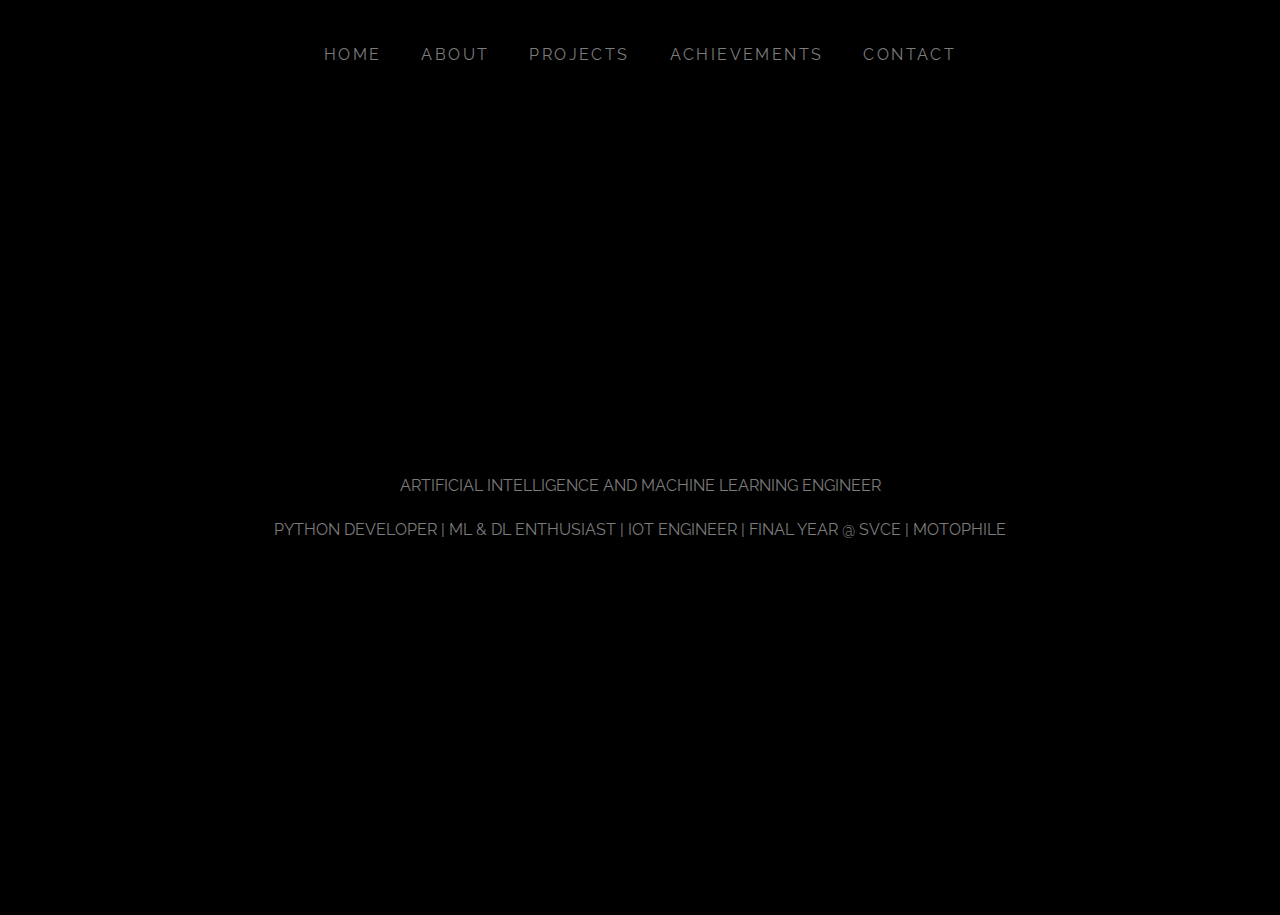
<file: index.html>
<!DOCTYPE html>
<html lang="en" >
<head>
  <meta charset="UTF-8">
  <title>Siddeshwar Portfolio</title>
  <link rel="stylesheet" href="./style.css">

</head>
<body>
  <ul>
    <li><a href="index.html">Home</a></li>
    <li><a href="./pages/about.html">About</a></li>
    <li><a href="./pages/projects.html">Projects</a></li>
    <li><a href="./pages/achievements.html">Achievements</a></li>
    <li><a href="./pages/contact.html">Contact</a></li>
  </ul>
<div class="container">
  <div class="title">Siddeshwar Venkat</div>
  <div class="subtitle"> Artificial Intelligence and Machine Learning Engineer </div>
  <div class="subtitle"> Python Developer | ML & DL Enthusiast | IOT Engineer | Final Year @ SVCE | Motophile  </div>
</div>
  <script src='//cdnjs.cloudflare.com/ajax/libs/jquery/2.1.3/jquery.min.js'></script><script  src="./script.js"></script>
</body>
</html>
</file>
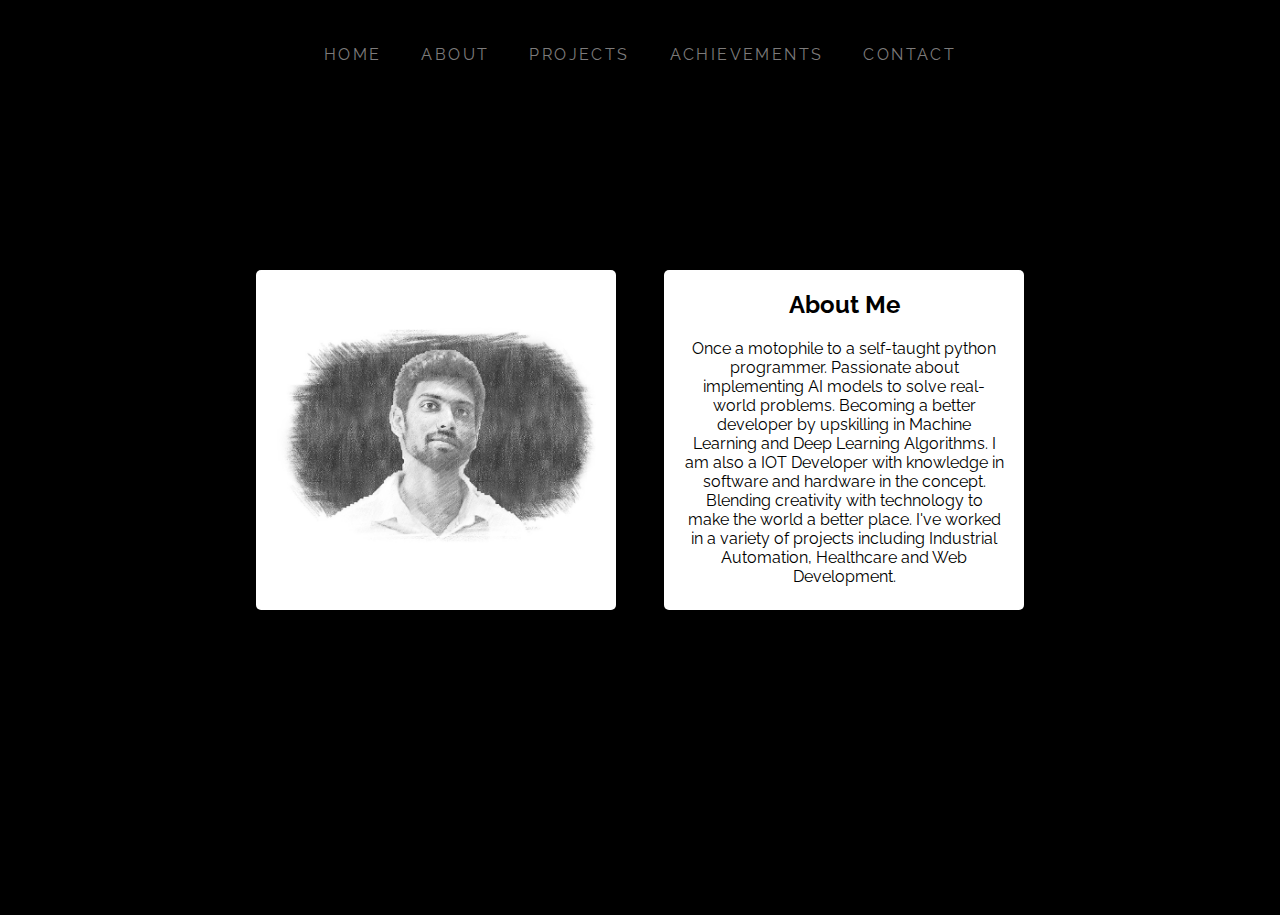
<file: pages/about.html>
<!DOCTYPE html>
<html lang="en" >
<head>
  <meta charset="UTF-8">
  <title>Siddeshwar Portfolio</title>
  <link rel="stylesheet" href="../style.css">

</head>
<body>
  <ul>
    <li><a href="../index.html">Home</a></li>
    <li><a href="about.html">About</a></li>
    <li><a href="projects.html">Projects</a></li>
    <li><a href="achievements.html">Achievements</a></li>
    <li><a href="contact.html">Contact</a></li>
  </ul>
<div class="photoimg">
  <div class="photo">
    <img src="../Images/mypic.jpg">
  </div>
</div>
<div class="white-box">
  <div class="about-me">
      <h2>About Me</h2>
      <p>Once a motophile to a self-taught python programmer. Passionate about implementing AI models to solve real-world problems. Becoming a better developer by upskilling in Machine Learning and Deep Learning Algorithms. I am also a IOT Developer with knowledge in software and hardware in the concept. Blending creativity with technology to make the world a better place. I've worked in a variety of projects including Industrial Automation, Healthcare and Web Development.</p>
  </div>
</div>
</body>
</html>
</file>
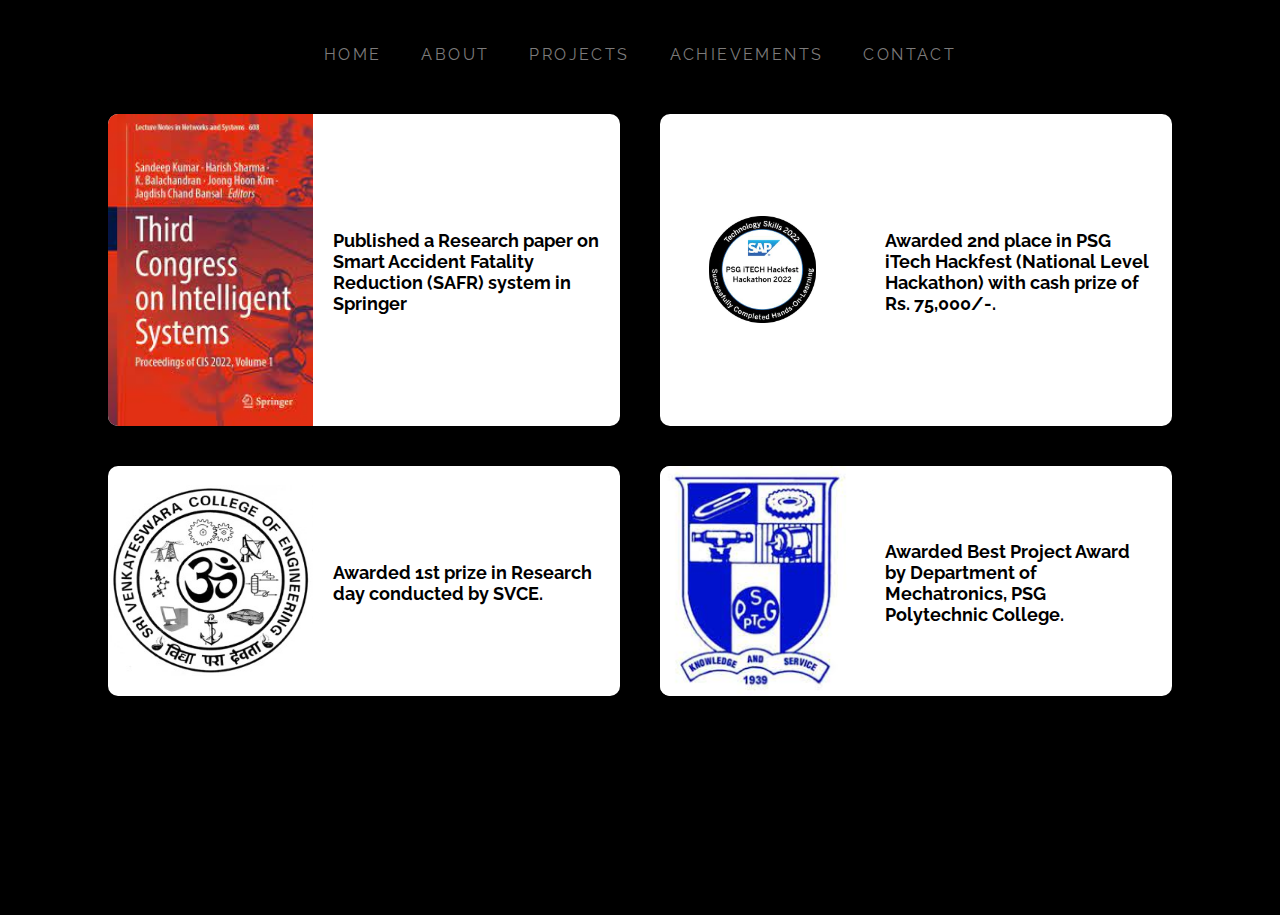
<file: pages/achievements.html>
<!DOCTYPE html>
<html lang="en" >
<head>
  <meta charset="UTF-8">
  <title>Siddeshwar Portfolio</title>
  <link rel="stylesheet" href="../style.css">

</head>
<body>
  <ul>
    <li><a href="../index.html">Home</a></li>
    <li><a href="about.html">About</a></li>
    <li><a href="projects.html">Projects</a></li>
    <li><a href="achievements.html">Achievements</a></li>
    <li><a href="contact.html">Contact</a></li>
  </ul>
  <div class="card-container">
    <div class="card">
      <img class="card-image" src="../Images/springer.jpg" alt="Image">
      <div class="card-content">
        <h2 class="card-title">Published a Research paper on Smart Accident Fatality Reduction (SAFR) system in Springer</h2>
      </div>
    </div>
    <div class="card">
      <img class="card-image" src="../Images/hackfest.jpg" alt="Image">
      <div class="card-content">
        <h2 class="card-title">Awarded 2nd place in PSG iTech Hackfest (National Level Hackathon) with cash prize of Rs. 75,000/-.</h2>
      </div>
    </div>
    <div class="card">
      <img class="card-image" src="../Images/svceres.jpg" alt="Image">
      <div class="card-content">
        <h2 class="card-title">Awarded 1st prize in Research day conducted by SVCE.</h2>
      </div>
    </div>
    <div class="card">
      <img class="card-image" src="../Images/psgptc.jpg" alt="Image">
      <div class="card-content">
        <h2 class="card-title">Awarded Best Project Award by Department of Mechatronics, PSG Polytechnic College.</h2>
    </div>
</div>
  </div>
<br>
<br>
</body>
</html>
</file>
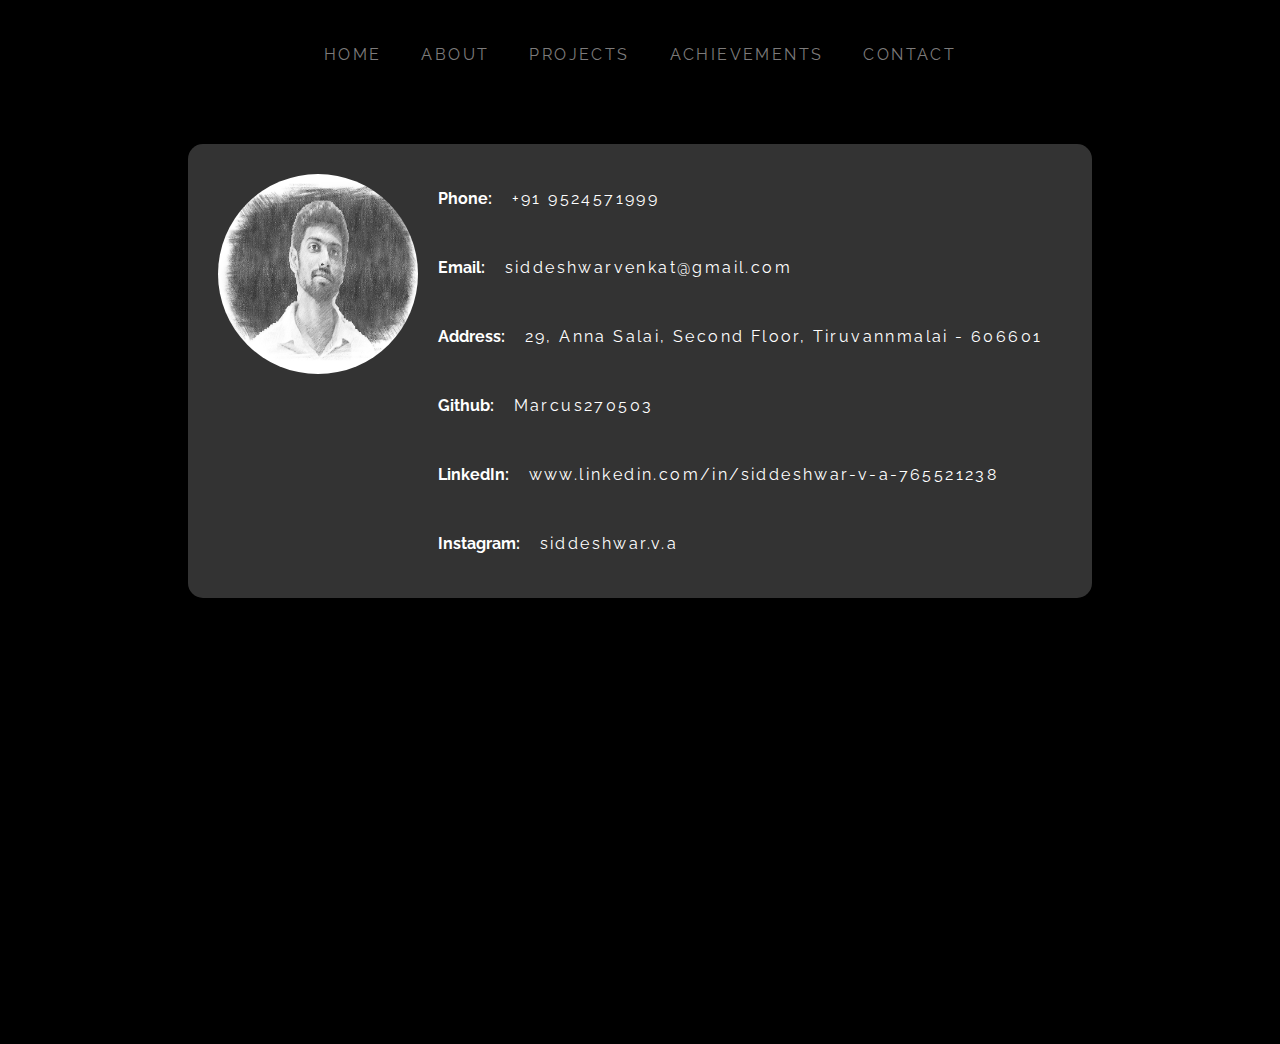
<file: pages/contact.html>
<!DOCTYPE html>
<html lang="en">
<head>
  <meta charset="UTF-8">
  <title>Siddeshwar Portfolio</title>
  <link rel="stylesheet" href="../style.css">
</head>
<body>
  <ul>
    <li><a href="../index.html">Home</a></li>
    <li><a href="about.html">About</a></li>
    <li><a href="projects.html">Projects</a></li>
    <li><a href="achievements.html">Achievements</a></li>
    <li><a href="contact.html">Contact</a></li>
  </ul>
  <div class="contact-container">
    <div class="contact-box">
        <div class="left-info">
            <div class="profile-picture-container">
                <img src="../Images/mypic.jpg" alt="Profile Picture" class="profile-picture">
            </div>
        </div>
        <div class="right-info">
            <div class="contact-item">
                <span>Phone:</span><a href="#">+91 9524571999</a>
            </div>
            <div class="contact-item">
                <span>Email:</span><a href="#">siddeshwarvenkat@gmail.com</a>
            </div>
            <div class="contact-item">
                <span>Address:</span><a href="https://maps.app.goo.gl/4Nms8SnkqrDRM7Bn7"> 29, Anna Salai, Second Floor, Tiruvannmalai - 606601</a>
            </div>
            <div class="contact-item">
                <span>Github:</span><a href="https://github.com/Marcus270503" target="_blank">Marcus270503</a>
            </div>
            <div class="contact-item">
                <span>LinkedIn:</span><a href="https://www.linkedin.com/in/siddeshwar-v-a-765521238" target="_blank">www.linkedin.com/in/siddeshwar-v-a-765521238</a>
            </div>
            <div class="contact-item">
              <span>Instagram:</span><a href="https://www.instagram.com/siddeshwar.v.a/" target="_blank">siddeshwar.v.a</a>
            </div>
        </div>
    </div>
  </div>
</body>
</html>
</file>
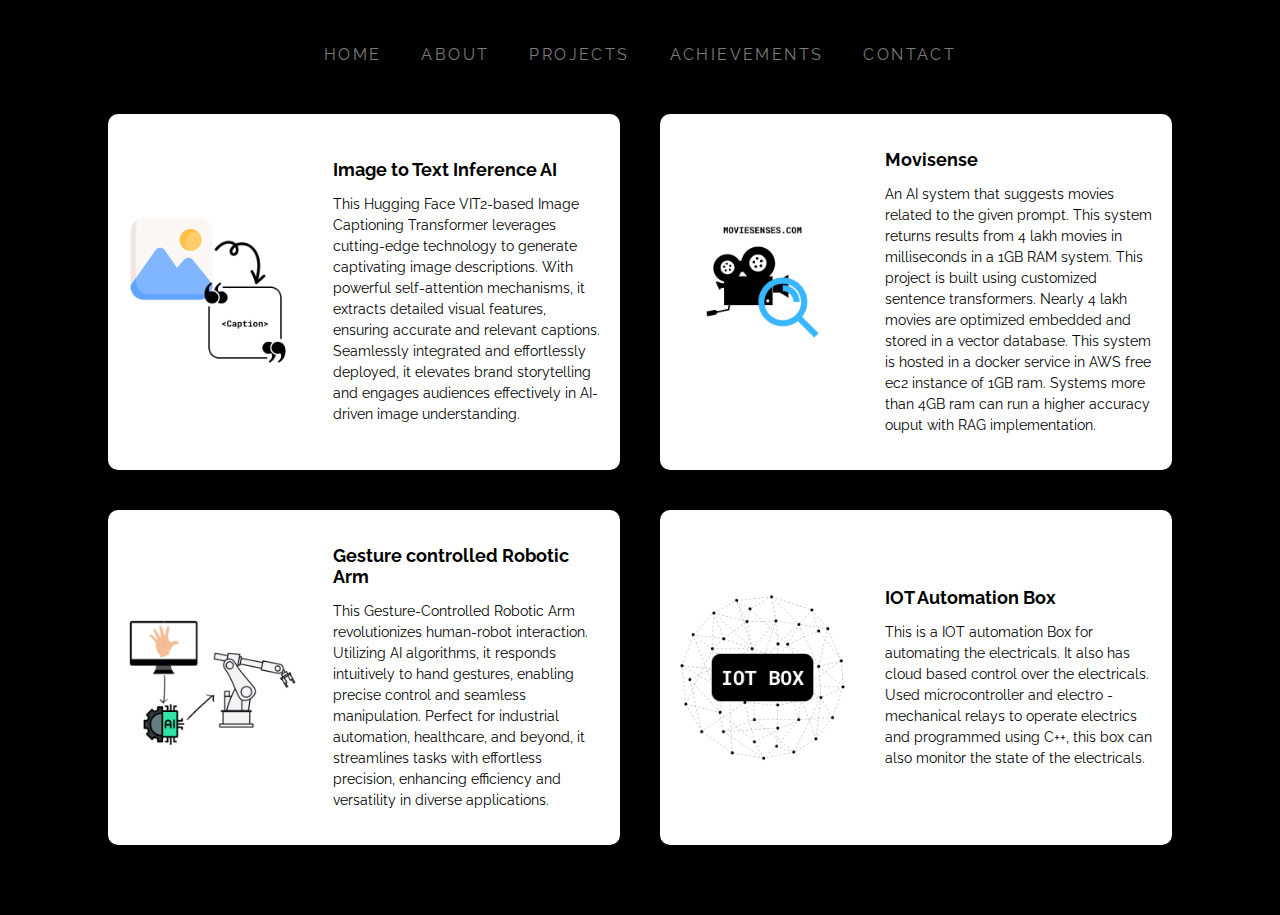
<file: pages/projects.html>
<!DOCTYPE html>
<html lang="en" >
<head>
  <meta charset="UTF-8">
  <title>Siddeshwar Portfolio</title>
  <link rel="stylesheet" href="../style.css">

</head>
<body>
  <ul>
    <li><a href="../index.html">Home</a></li>
    <li><a href="about.html">About</a></li>
    <li><a href="projects.html">Projects</a></li>
    <li><a href="achievements.html">Achievements</a></li>
    <li><a href="contact.html">Contact</a></li>
  </ul>
<div class="card-container">
    <div class="card">
      <img class="card-image" src="../Images/caption.png" alt="Image">
      <div class="card-content">
        <h2 class="card-title">Image to Text Inference AI</h2>
        <p class="card-text">This Hugging Face VIT2-based Image Captioning Transformer leverages cutting-edge technology to generate captivating image descriptions. With powerful self-attention mechanisms, it extracts detailed visual features, ensuring accurate and relevant captions. Seamlessly integrated and effortlessly deployed, it elevates brand storytelling and engages audiences effectively in AI-driven image understanding.</p>
      </div>
    </div>
    <div class="card">
      <img class="card-image" src="../Images/moviesense.png" alt="Image">
      <div class="card-content">
        <h2 class="card-title" href="http://moviesenses.com/">Movisense</h2>
        <p class="card-text">An AI system that suggests movies related to the given prompt. This system returns results from 4 lakh movies in milliseconds in a 1GB RAM system. This project is built using customized sentence transformers. Nearly 4 lakh movies are optimized embedded and stored in a vector database. This system is hosted in a docker service in AWS free ec2 instance of 1GB ram. Systems more than 4GB ram can run a higher accuracy ouput with RAG implementation.</p>
      </div>
    </div>
    <div class="card">
      <img class="card-image" src="../Images/roboticarm.png" alt="Image">
      <div class="card-content">
        <h2 class="card-title">Gesture controlled Robotic Arm</h2>
        <p class="card-text">This Gesture-Controlled Robotic Arm revolutionizes human-robot interaction. Utilizing AI algorithms, it responds intuitively to hand gestures, enabling precise control and seamless manipulation. Perfect for industrial automation, healthcare, and beyond, it streamlines tasks with effortless precision, enhancing efficiency and versatility in diverse applications.</p>
      </div>
    </div>
    <div class="card">
      <img class="card-image" src="../Images/iotbox.png" alt="Image">
      <div class="card-content">
        <h2 class="card-title">IOT Automation Box</h2>
        <p class="card-text">This is a IOT automation Box for automating the electricals. It also has cloud based control over the electricals. Used microcontroller and electro - mechanical relays to operate electrics and programmed using C++, this box can also monitor the state of the electricals.</p>
    </div>
</div>
</div>
<br>
<br>
</body>
</html>
</file>
<file: style.css>
@import url(https://fonts.googleapis.com/css?family=Raleway:400,,800,900);
html {
  width: 100%;
  height: 100%;
}

body {
  background: -webkit-linear-gradient(#ebece7, white);
  background: linear-gradient(#000000, rgb(0, 0, 0));
  margin: 0;
  width: 100%;
  height: 100%;
  font-family: "Raleway", sans-serif;
}

.container {
  position: absolute;
  top: 50%;
  left: 50%;
  -webkit-transform: translate(-50%, -50%);
  -ms-transform: translate(-50%, -50%);
  transform: translate(-50%, -50%);
  width: 100%;
  text-align: center;
}

.title {
  font-weight: 800;
  color: transparent;
  font-size: 120px;
  background: url("https://phandroid.s3.amazonaws.com/wp-content/uploads/2014/05/rainbow-nebula.jpg") repeat;
  background-position: 40% 50%;
  -webkit-background-clip: text;
  position: relative;
  text-align: center;
  line-height: 90px;
  letter-spacing: -8px;
}

.subtitle {
  display: block;
  text-align: center;
  text-transform: uppercase;
  padding-top: 25px;
  color: #7d7b7b;
}

ul { 
  margin: 15px auto 0; 
  padding: 0; 
  list-style: none; 
  display: table;
  width: 600px;
  text-align: center;
}
li { 
  display: table-cell; 
  position: relative; 
  padding: 15px 0;
}
a {
  color: #7d7b7b;
  text-transform: uppercase;
  text-decoration: none;
  letter-spacing: 0.15em;
  
  display: inline-block;
  padding: 15px 20px;
  position: relative;
}
a:after {    
  background: none repeat scroll 0 0 transparent;
  bottom: 0;
  content: "";
  display: block;
  height: 2px;
  left: 50%;
  position: absolute;
  background: #7d7b7b;
  transition: width 0.3s ease 0s, left 0.3s ease 0s;
  width: 0;
}
a:hover:after { 
  width: 100%; 
  left: 0; 
}
@media screen and (max-height: 300px) {
	ul {
		margin-top: 40px;
	}
}

.white-box {
  background-color: #ffffff;
  position: absolute;
  top: 30%;
  right: 20%;
  width: 25%;
  height: 300px;
  padding: 20px;
  border-radius: 5px;
}

.photoimg {
  background-color: #ffffff;
  position: absolute;
  display: flex;
  top: 30%;
  left: 20%;
  width: 25%;
  height: 300px;
  padding: 20px;
  border-radius: 5px;
  overflow: hidden;
  justify-content: center;
  align-items: center;

}

.photoimg img {
  max-width: 100%; 
  max-height: 100%; 
}

.about-me {
  text-align: center;
  justify-content: center;
}

.about-me h2 {
  margin-top: 0;
}

.card-container {
  display: flex;
  flex-wrap: wrap; 
  justify-content: center;
}

.card {
  width: 40%;
  min-width: 200px; 
  margin: 20px;
  background-color: #ffffff;
  border-radius: 10px;
  box-shadow: 0 0 10px rgba(0, 0, 0, 0.1);
  display: grid;
  grid-template-columns: 40% 60%;
  align-items: center;
  justify-content: center;
}

.card-image {
  width: 100%;
  border-top-left-radius: 10px;
  border-bottom-left-radius: 10px;
  
}

.card-content {
  padding: 20px;
}

.card-title {
  font-size: 18px;
  font-weight: bold;
  margin-bottom: 10px;
}

.card-text {
  font-size: 14px;
  line-height: 1.5;
}

.contact-container {
  display: flex;
  justify-content: center;
  align-items: flex-start;
  min-height: 100vh;
  padding-top: 50px;
}

.contact-box {
  background-color: #333;
  color: #fff;
  padding: 30px;
  border-radius: 15px;
  box-shadow: 0 0 20px rgba(0, 0, 0, 0.3);
  display: flex;
  min-width: auto;
}

.left-info {
  display: flex;
  flex-direction: column;
  justify-content: flex-start;
  align-items: center;
}

.right-info {
  flex: 1;
  display: flex;
  flex-direction: column;
}

.contact-item {
  margin-bottom: 20px;
}

.contact-item span {
  font-weight: bold;
}

.contact-item a {
  color: #fff;
  text-decoration: none;
  transition: color 0.3s;
}

.contact-item a:hover {
  color: #ccc;
}

.contact-item:last-child {
  margin-bottom: 0;
}

.profile-picture {
  border-radius: 50%;
  width: 200px;
  height: 200px;
  margin-right: 20px;
}

.contact-item * {
  text-transform: none;
}
</file>
